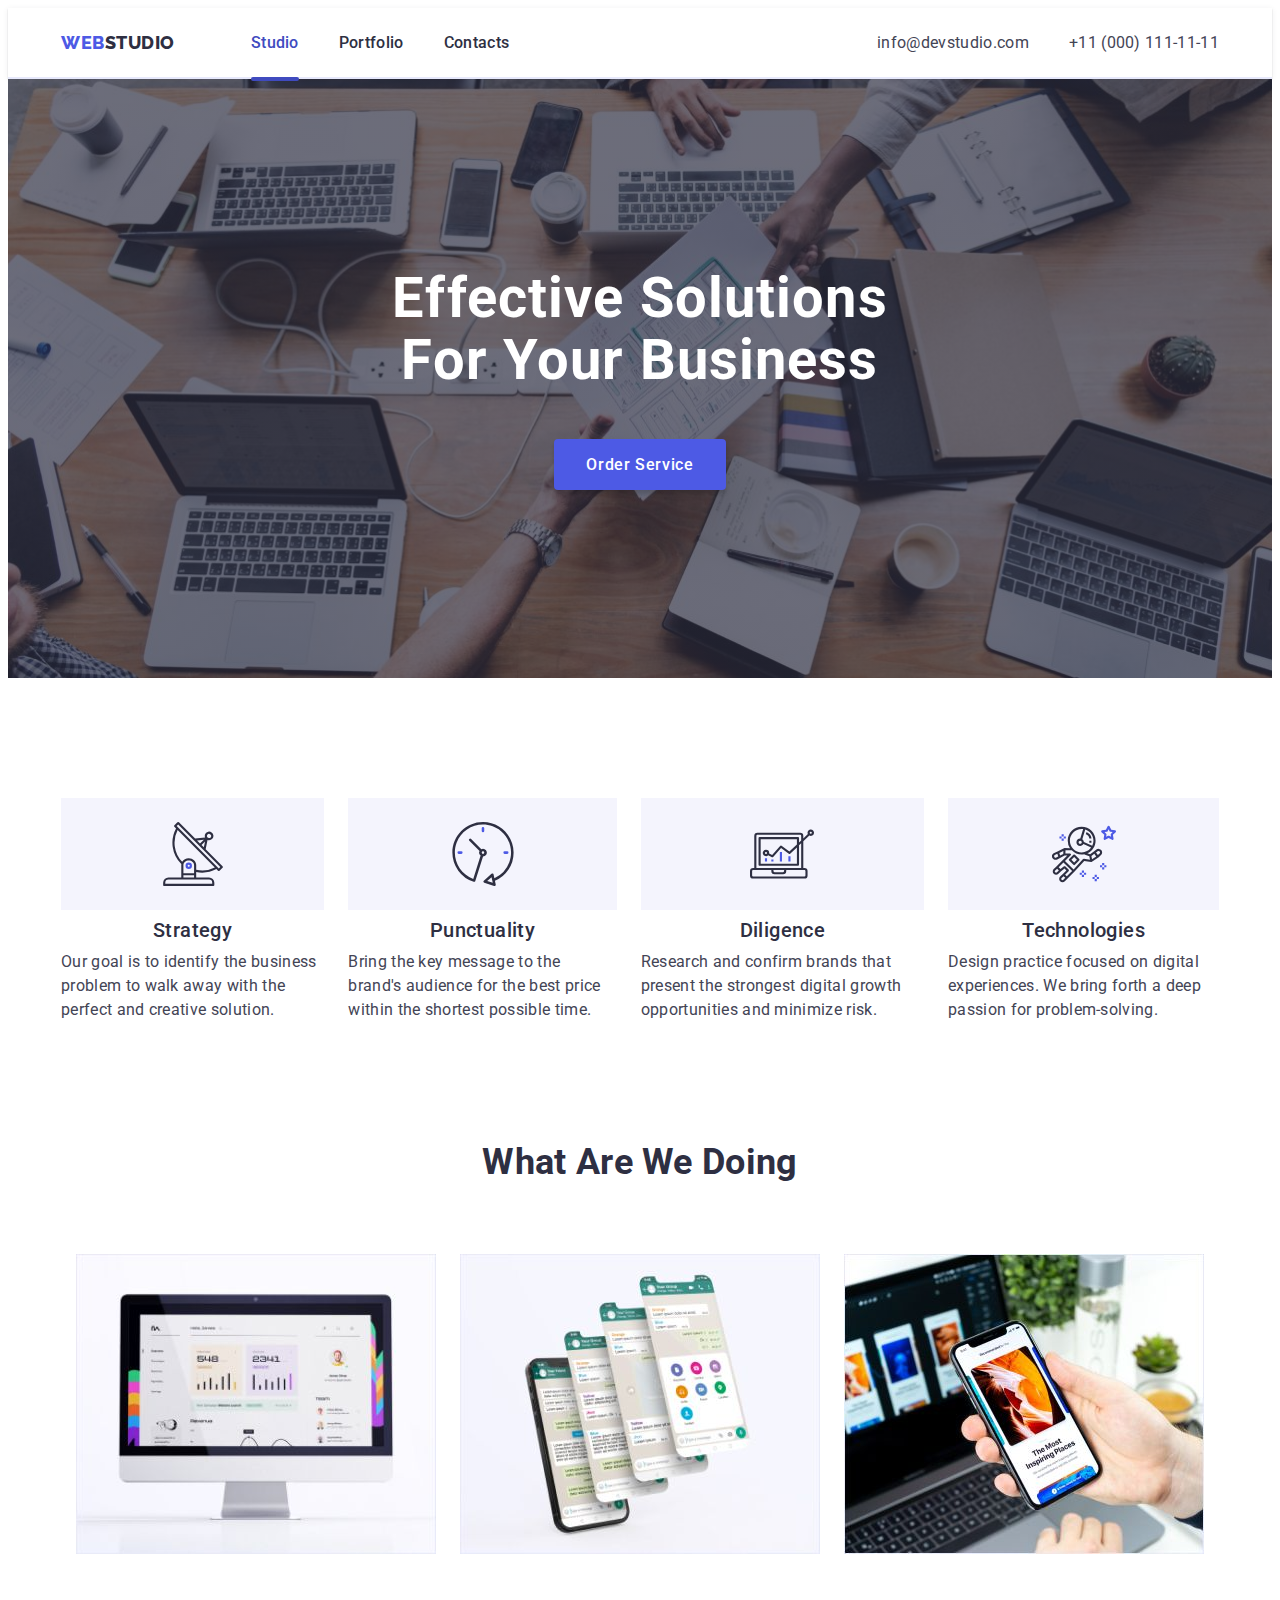
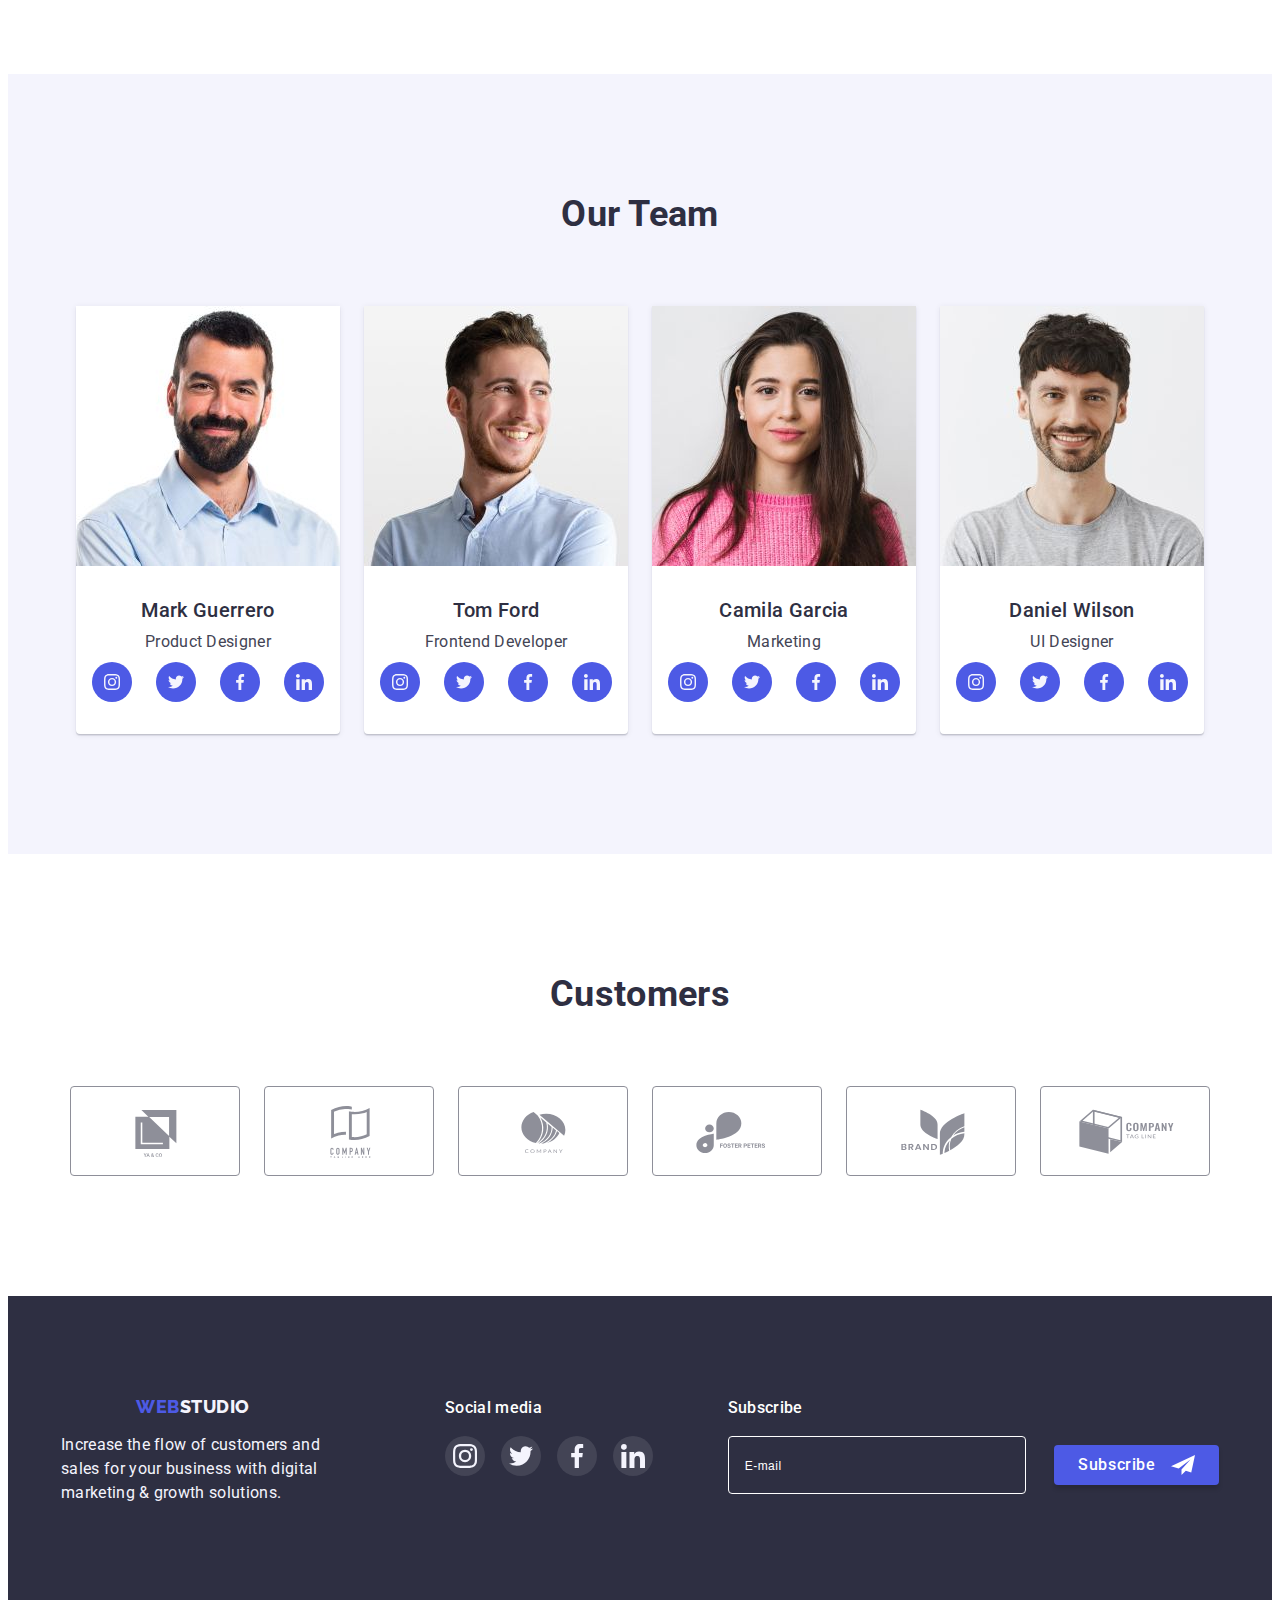
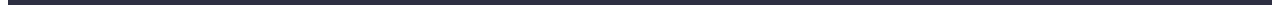
<file: index.html>
<!DOCTYPE html>
<html lang="en">
<head>
    <meta charset="UTF-8">
    <meta http-equiv="X-UA-Compatible" content="IE=edge">
    <meta name="viewport" content="width=device-width, initial-scale=1.0">
    <title>WebStudio</title>
    <link rel="preconnect" href="https://fonts.googleapis.com">
    <link rel="preconnect" href="https://fonts.gstatic.com" crossorigin>
    <link href="https://fonts.googleapis.com/css2?family=Raleway:wght@800&family=Roboto:wght@300;400;500;700&display=swap" rel="stylesheet">
    <link rel="stylesheet" href="https://cdnjs.cloudflare.com/ajax/libs/modern-normalize/1.1.0/modern-normalize.min.css" integrity="sha512-wpPYUAdjBVSE4KJnH1VR1HeZfpl1ub8YT/NKx4PuQ5NmX2tKuGu6U/JRp5y+Y8XG2tV+wKQpNHVUX03MfMFn9Q==" crossorigin="anonymous" referrerpolicy="no-referrer" />
    <link rel="stylesheet" href="./css/style.css">
</head>
<body>
<!-- Header -->
    <header class="header">
        <div class="container header-wrapper">
            <nav class="header-nav">
                <a class="nav-logo link" href="./index.html">Web<span>Studio</span></a>
                <ul class="header-nav__list list">
                    <li class="header-menu__item">
                        <a class="nav-link link active" href="./index.html">Studio</a></li>
                    <li class="header-menu__item">
                        <a class="nav-link link" href="./portfolio.html">Portfolio</a></li>
                    <li class="header-menu__item">
                        <a class="nav-link link" href="#">Contacts</a></li>
                </ul>
            </nav>
            <address class="header-address">
                <ul class="address-list list">
                    <li><a class="address-link mail link" href="mailto:info@devstudio.com">info@devstudio.com</a></li>
                    <li><a class="address-link link" href="tel:+110001111111">+11 (000) 111-11-11</a></li>
                </ul>
            </address>
            <button
                class="mobile-menu__button js-open-menu"
                type="button" aria-expanded="false">
                <svg class="mobile-menu__icon" width="32" height="22">
                    <use href="./images/icon.svg#hamburger"></use>
                </svg>
            </button>
        </div>
    </header>
    <main>
<!-- Hero -->
    <section class="hero">
        <div class="container">
            <h1 class="hero-title">Effective Solutions for Your Business</h1>
            <button type="button" class="hero-btn button pointer" data-modal-open>Order Service</button>
        </div>
    </section>
<!-- Features -->
    <section class="features">
        <div class="features-container container">
            <h2 class="hidden title">Features</h2>
            <ul class="features-list list">
                <li class="features-list__item">
                    <div class="features-list__wrap">
                        <svg class="features-list__icon"
                            width="64" height="64">
                          <use href="./images/icon.svg#antenna"></use>
                        </svg>
                    </div>
                    <h3 class="features-subtitle">Strategy</h3>
                    <p class="features-text">Our goal is to identify the business problem to walk away with the perfect and creative solution.</p>
                </li>
                <li class="features-list__item">
                    <div class="features-list__wrap">
                        <svg class="features-list__icon"
                            width="64" height="64">
                          <use href="./images/icon.svg#clock"></use>
                        </svg>
                    </div>
                    <h3 class="features-subtitle">Punctuality</h3>
                    <p class="features-text">Bring the key message to the brand's audience for the best price within the shortest possible time.</p>
                </li>
                <li class="features-list__item">
                    <div class="features-list__wrap">
                        <svg class="features-list__icon"
                            width="64" height="64">
                          <use href="./images/icon.svg#diagram"></use>
                        </svg>
                    </div>
                    <h3 class="features-subtitle">Diligence</h3>
                    <p class="features-text">Research and confirm brands that present the strongest digital growth opportunities and minimize risk.</p>
                </li>
                <li class="features-list__item">
                    <div class="features-list__wrap">
                        <svg class="features-list__icon"
                            width="64" height="64">
                          <use href="./images/icon.svg#astronaut"></use>
                        </svg>
                    </div>
                    <h3 class="features-subtitle">Technologies</h3>
                    <p class="features-text">Design practice focused on digital experiences. We bring forth a deep passion for problem-solving.</p>
                </li>
            </ul>
        </div>
    </section>
<!-- What are we doing -->
    <section class="works">
        <div class="container">
            <h2 class="works-title">What are we doing</h2>
            <ul class="works-list list">
                <li class="works-item"><img
                    srcset="./images/image1@1x.jpg 1x,
                    ./images/image1@2x.jpg 2x"
                    src="./images/image1@1x.jpg"
                    alt="PC with an open site"
                    width="360"
                    height="300">
                </li>
                <li class="works-item"><img
                    srcset="./images/image2@1x.jpg 1x,
                    ./images/image2@2x.jpg 2x"
                    src="./images/image2@1x.jpg"
                    alt="Smartphone with open application windows"
                    width="360"
                    height="300">
                </li>
                <li class="works-item"><img
                    srcset="./images/image3@1x.jpg 1x,
                    ./images/image3@2x.jpg 2x"
                    src="./images/image3@1x.jpg"
                    alt="Smartphone on the background of a laptop with one site open"
                    width="360"
                    height="300">
                </li>
            </ul>
        </div>
    </section>
<!-- Team -->
    <section class="team">
        <div class="container">
            <h2 class="team-title title">Our Team</h2>
            <ul class="team-list">
                <li class="team-list__item">
                    <img class="team-list__photo" 
                    srcset="./images/img1@1x.jpg 1x,
                    ./images/img1@2x.jpg 2x"
                    src="./images/img1@1x.jpg"
                    alt="photo Mark Guerrero"
                    width="264" height="260">
                    <div class="team-meta">
                        <h3 class="team-subtitle">Mark Guerrero</h3>
                        <p class="list-item__pos">Product Designer</p>
                        <ul class="socials">
                            <li class="social-item">
                                <a href="#" class="social-link">
                                    <svg class="social-icon" width="16" height="16">
                                      <use href="./images/icon.svg#instagram"></use>
                                    </svg>
                                </a></li>
                            <li class="social-item">
                                <a href="#" class="social-link">
                                    <svg class="social-icon" width="16" height="16">
                                      <use href="./images/icon.svg#twitter"></use>
                                    </svg>
                                </a></li>
                            <li class="social-item">
                                <a href="#" class="social-link">
                                    <svg class="social-icon" width="16" height="16">
                                      <use href="./images/icon.svg#facebook"></use>
                                    </svg>
                                </a></li>
                            <li class="social-item">
                                <a href="#" class="social-link">
                                    <svg class="social-icon" width="16" height="16">
                                      <use href="./images/icon.svg#linkedin"></use>
                                    </svg>
                                </a></li>
                        </ul>
                    </div>

                </li>
                <li class="team-list__item">
                    <img class="team-list__photo" 
                    srcset="./images/img2@1x.jpg 1x,
                    ./images/img2@2x.jpg 2x"
                    src="./images/img2@1x.jpg"
                    alt="photo Tom Ford"
                    width="264" height="260">
                    <div class="team-meta">
                        <h3 class="team-subtitle">Tom Ford</h3>
                        <p class="list-item__pos">Frontend Developer</p>
                        <ul class="socials">
                            <li class="social-item">
                                <a href="#" class="social-link">
                                    <svg class="social-icon" width="16" height="16">
                                      <use href="./images/icon.svg#instagram"></use>
                                    </svg>
                                </a></li>
                            <li class="social-item">
                                <a href="#" class="social-link">
                                    <svg class="social-icon" width="16" height="16">
                                      <use href="./images/icon.svg#twitter"></use>
                                    </svg>
                                </a></li>
                            <li class="social-item">
                                <a href="#" class="social-link">
                                    <svg class="social-icon" width="16" height="16">
                                      <use href="./images/icon.svg#facebook"></use>
                                    </svg>
                                </a></li>
                            <li class="social-item">
                                <a href="#" class="social-link">
                                    <svg class="social-icon" width="16" height="16">
                                      <use href="./images/icon.svg#linkedin"></use>
                                    </svg>
                                </a></li>
                        </ul>
                    </div>
                </li>
                <li class="team-list__item">
                    <img class="team-list__photo" 
                    srcset="./images/img3@1x.jpg 1x,
                    ./images/img3@2x.jpg 2x"
                    src="./images/img3@1x.jpg"
                    alt="photo Camila Garcia"
                    width="264" height="260">
                    <div class="team-meta">
                        <h3 class="team-subtitle">Camila Garcia</h3>
                        <p class="list-item__pos">Marketing</p>
                        <ul class="socials">
                            <li class="social-item">
                                <a href="#" class="social-link">
                                    <svg class="social-icon" width="16" height="16">
                                      <use href="./images/icon.svg#instagram"></use>
                                    </svg>
                                </a></li>
                            <li class="social-item">
                                <a href="#" class="social-link">
                                    <svg class="social-icon" width="16" height="16">
                                      <use href="./images/icon.svg#twitter"></use>
                                    </svg>
                                </a></li>
                            <li class="social-item">
                                <a href="#" class="social-link">
                                    <svg class="social-icon" width="16" height="16">
                                      <use href="./images/icon.svg#facebook"></use>
                                    </svg>
                                </a></li>
                            <li class="social-item">
                                <a href="#" class="social-link">
                                    <svg class="social-icon" width="16" height="16">
                                      <use href="./images/icon.svg#linkedin"></use>
                                    </svg>
                                </a></li>
                        </ul>
                    </div>
                </li>
                <li class="team-list__item">
                    <img class="team-list__photo" 
                    srcset="./images/img4@1x.jpg 1x,
                    ./images/img4@2x.jpg 2x"
                    src="./images/img4@1x.jpg"
                    alt="photo Daniel Wilson"
                    width="264" height="260">
                    <div class="team-meta">
                        <h3 class="team-subtitle">Daniel Wilson</h3>
                        <p class="list-item__pos">UI Designer</p>
                        <ul class="socials">
                            <li class="social-item">
                                <a href="#" class="social-link">
                                    <svg class="social-icon" width="16" height="16">
                                      <use href="./images/icon.svg#instagram"></use>
                                    </svg>
                                </a></li>
                            <li class="social-item">
                                <a href="#" class="social-link">
                                    <svg class="social-icon" width="16" height="16">
                                      <use href="./images/icon.svg#twitter"></use>
                                    </svg>
                                </a></li>
                            <li class="social-item">
                                <a href="#" class="social-link">
                                    <svg class="social-icon" width="16" height="16">
                                      <use href="./images/icon.svg#facebook"></use>
                                    </svg>
                                </a></li>
                            <li class="social-item">
                                <a href="#" class="social-link">
                                    <svg class="social-icon" width="16" height="16">
                                      <use href="./images/icon.svg#linkedin"></use>
                                    </svg>
                                </a></li>
                        </ul>
                    </div>
                </li>
            </ul>
        </div>
    </section>
<!-- Customers -->
    <section class="customers">
        <div class="customers-container container">
            <h2 class="customers-title">Customers</h2>
            <ul class="customers-list">
                <li class="customers-list__item">
                    <a class="customers-list__link" href="#">
                        <svg class="customers-list__icon"
                        width="104" height="56">
                        <use href="./images/icon.svg#logo1"></use>
                        </svg>
                    </a>
                </li>
                <li class="customers-list__item">
                    <a class="customers-list__link" href="#">
                        <svg class="customers-list__icon"
                        width="104" height="56">
                        <use href="./images/icon.svg#logo2"></use>
                        </svg>
                    </a>
                </li>
                <li class="customers-list__item">
                    <a class="customers-list__link" href="#">
                        <svg class="customers-list__icon"
                        width="104" height="56">
                        <use href="./images/icon.svg#logo3"></use>
                        </svg>
                    </a>
                </li>
                <li class="customers-list__item">
                    <a class="customers-list__link" href="#">
                        <svg class="customers-list__icon"
                        width="104" height="56">
                        <use href="./images/icon.svg#logo4"></use>
                        </svg>
                    </a>
                </li>
                <li class="customers-list__item">
                    <a class="customers-list__link" href="#">
                        <svg class="customers-list__icon"
                        width="104" height="56">
                        <use href="./images/icon.svg#logo5"></use>
                        </svg>
                    </a>
                </li>
                <li class="customers-list__item">
                    <a class="customers-list__link" href="#">
                        <svg class="customers-list__icon"
                        width="104" height="56">
                        <use href="./images/icon.svg#logo6"></use>
                        </svg>
                    </a>
                </li>
            </ul>
        </div>
    </section>
    </main>
<!-- Footer -->
    <footer class="footer">
        <div class="container">
            <div class="footer-descr">
                <a class="footer-logo link" href="./index.html">Web<span>Studio</span></a>
                <p class="footer-text">Increase the flow of customers and sales for your business with digital marketing & growth solutions.</p>
            </div>
            <div class="social-media">
                <p class="social-media__text">Social media</p>
                <ul class="footer-socials">
                    <li class="footer-social__item">
                        <a href="#" class="footer-social__link">
                            <svg class="footer-social__icon" width="24" height="24">
                              <use href="./images/icon.svg#instagram"></use>
                            </svg>
                        </a></li>
                    <li class="footer-social__item">
                        <a href="#" class="footer-social__link">
                            <svg class="footer-social__icon" width="24" height="24">
                              <use href="./images/icon.svg#twitter"></use>
                            </svg>
                        </a></li>
                    <li class="footer-social__item">
                        <a href="#" class="footer-social__link">
                            <svg class="footer-social__icon" width="24" height="24">
                              <use href="./images/icon.svg#facebook"></use>
                            </svg>
                        </a></li>
                    <li class="footer-social__item">
                        <a href="#" class="footer-social__link">
                            <svg class="footer-social__icon" width="24" height="24">
                              <use href="./images/icon.svg#linkedin"></use>
                            </svg>
                        </a></li>
                </ul>
            </div>
            <form  class="footer-form">
                <p class="footer-form__caption">Subscribe</p>                
                <input class="footer-form__field" type="email"
                    name="email" placeholder="E-mail">
                <button class="footer-form__button pointer" type="submit">Subscribe
                    <svg class="footer-form__icon" width="24" height="24">
                        <use href="./images/icon.svg#plane"></use>
                      </svg>
                </button>
            </form>
        </div>
    </footer>
<!-- Modal window -->
    <div class="backdrop is-hidden" data-modal>
        <div class="modal">
            <button class="modal-btn pointer" type="button" data-modal-close>
                <svg class="modal-close__icon" width="8" height="8">
                  <use href="./images/icon.svg#close"></use>
                </svg>
            </button>
            <p class="modal-form__caption">
                Leave your contacts and we will call you back</p>
            <form class="modal-form" name="contact_form">
                <label class="modal-form__label">
                    Name
                </label>
                    <div class="modal-form__group">
                        <input class="modal-form__field" type="text" id="name" name="name">
                        <svg class="modal-form__icon" width="18" height="18">
                          <use href="./images/icon.svg#person"></use>
                        </svg>
                    </div>                
                <label class="modal-form__label">
                    Phone
                </label>
                    <div class="modal-form__group">
                        <input class="modal-form__field" type="tel" id="phone" name="phone">
                        <svg class="modal-form__icon" width="18" height="24">
                          <use href="./images/icon.svg#phone"></use>
                        </svg>
                    </div>                
                <label class="modal-form__label">
                    Email
                </label>
                    <div class="modal-form__group">
                        <input class="modal-form__field" type="email" id="email" name="email">
                        <svg class="modal-form__icon" width="18" height="24">
                          <use href="./images/icon.svg#email"></use>
                        </svg>
                    </div>                
                <label class="modal-form__label" for="comment">
                    Comment
                </label>
                <textarea class="modal-form__text"
                    name="comment" id="comment"
                    placeholder="Text input">
                </textarea>
                <label class="modal-form__agree">
                    <input class="modal-form__checkbox hidden" type="checkbox">
                    <svg class="modal-form__custom-checkbox" width="16" height="16">
                      <use class="uncheked" href="./images/icon.svg#default"></use>
                      <use class="checked" href="./images/icon.svg#click"></use>
                    </svg>
                    <span class="modal-form__agree-text">
                        I accept the terms and conditions of the
                        <a class="modal-form__agree-link" href="#">Privacy Policy</a>
                    </span>
                </label>
                <button class="modal-form__button pointer" type="submit">Send</button>
            </form>
        </div>
    </div>
<!-- Mobile menu -->
    <div class="mobile-menu js-menu-container">
        <!-- Mobile button -->
        <button type="button"
        class="modal-close modal-close-menu js-close-menu">
          <svg class="modal-close-ico" width="8" height="8">
            <use href="./images/icon.svg#close"></use>
          </svg>
        </button>
        <!-- Mobile menu list -->
        <ul class="mobile-menu__item-flex">
          <li class="mobile-menu__item list">
            <a class="mobile-menu__link link" href="./index.html">Studio</a>
          </li>
          <li class="mobile-menu__item list">
            <a class="mobile-menu__link link" href="./portfolio.html">Portfolio</a>
          </li>
          <li class="mobile-menu__item list">
            <a class="mobile-menu__link active link" href="#">Contacts</a>
          </li>
        </ul>
        <div>
          <ul class="mobile-menu__adress-flex">
            <li class="mobile-menu__adress-contact list">
              <a class="mobile-menu__contact-phone link"
                href="tel:+110001111111">+11 (000) 111-11-11</a>
            </li>
            <li class="mobile-menu__adress-contact list">
              <a class="mobile-menu__contact-email link"
                href="mailto:info@devstudio.com">info@devstudio.com</a>
            </li>
          </ul>
          <!-- Mobile menu media -->
          <ul class="mob-menu__socials">
            <li class="social-item">
                <a href="#" class="mob-menu__social-link">
                    <svg class="social-icon" width="24" height="24">
                      <use href="./images/icon.svg#instagram"></use>
                    </svg>
                </a></li>
            <li class="social-item">
                <a href="#" class="mob-menu__social-link">
                    <svg class="social-icon" width="24" height="24">
                      <use href="./images/icon.svg#twitter"></use>
                    </svg>
                </a></li>
            <li class="social-item">
                <a href="#" class="mob-menu__social-link">
                    <svg class="social-icon" width="24" height="24">
                      <use href="./images/icon.svg#facebook"></use>
                    </svg>
                </a></li>
            <li class="social-item">
                <a href="#" class="mob-menu__social-link">
                    <svg class="social-icon" width="24" height="24">
                      <use href="./images/icon.svg#linkedin"></use>
                    </svg>
                </a>
            </li>
        </ul>
        </div>
      </div>
    <script src="./js/modal.js"></script>
    <script src="./js/mobile-menu.js"></script>
</body>
</html>
</file>
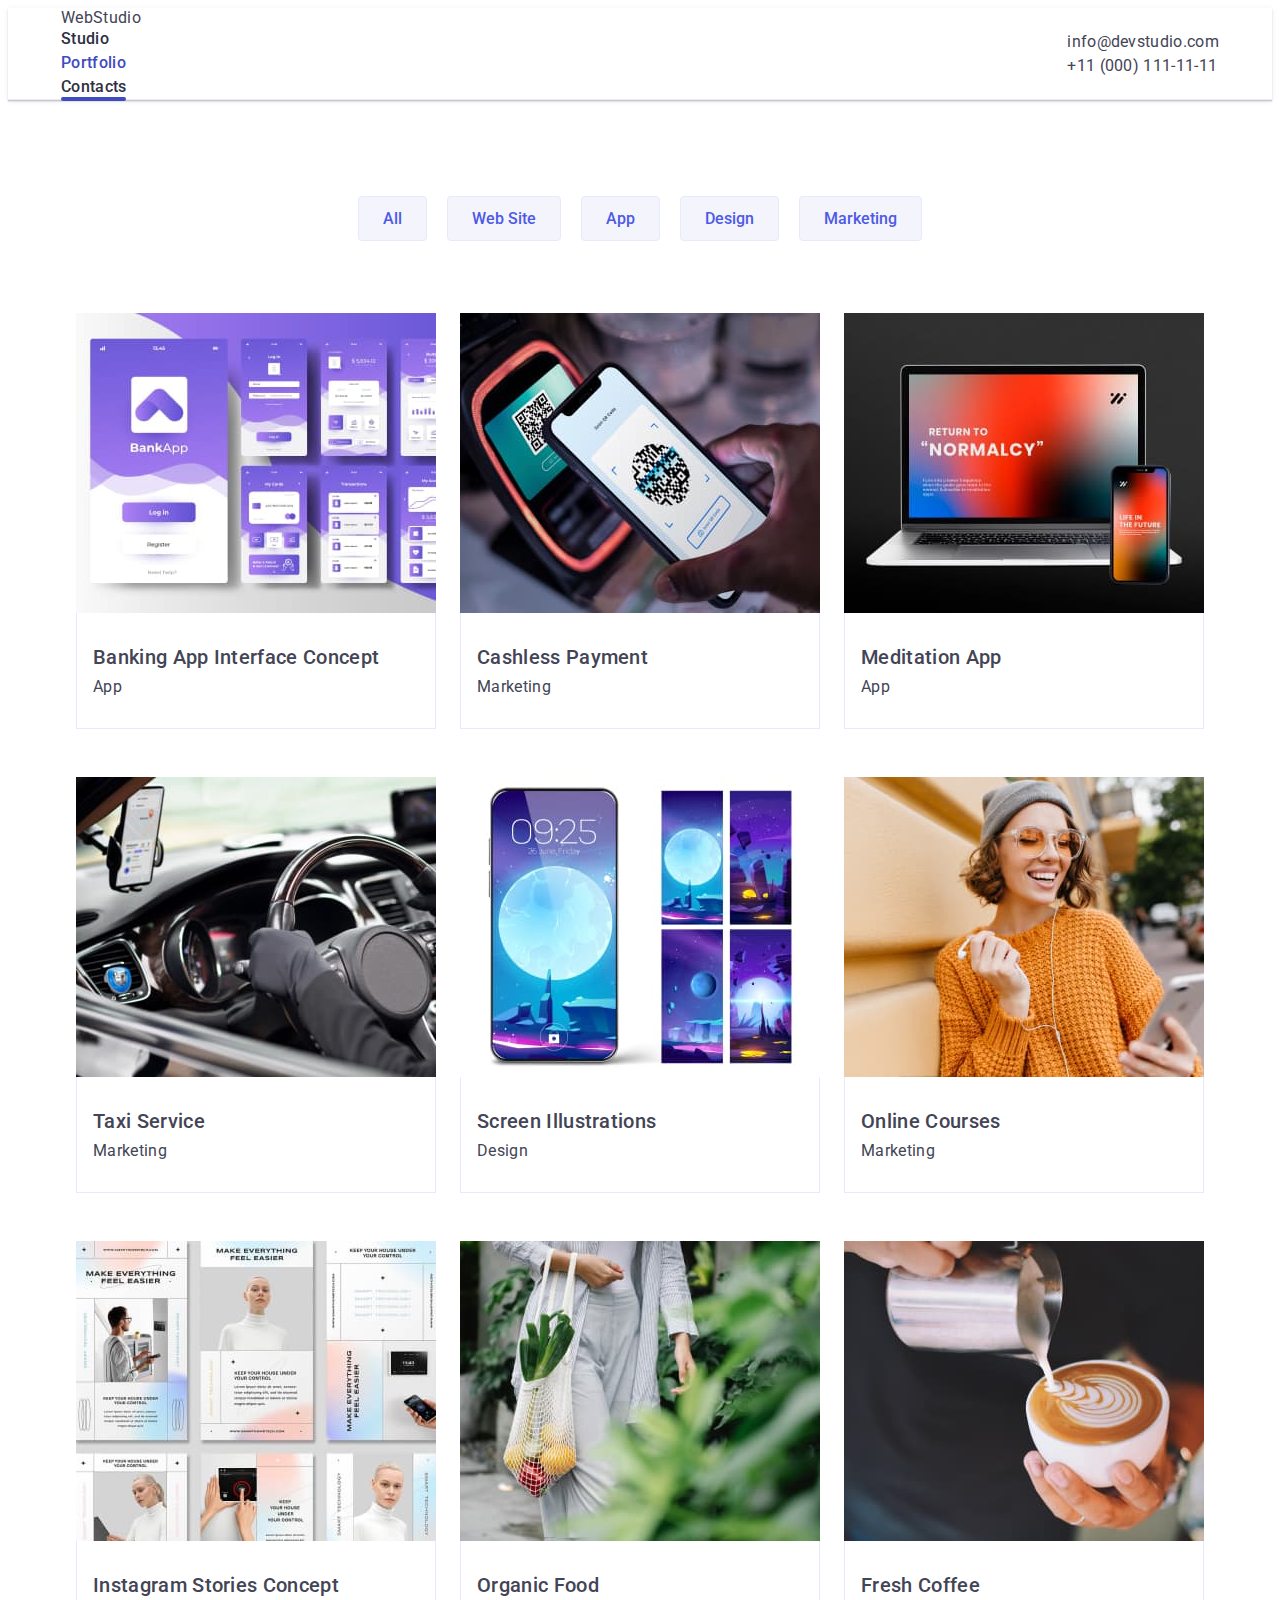
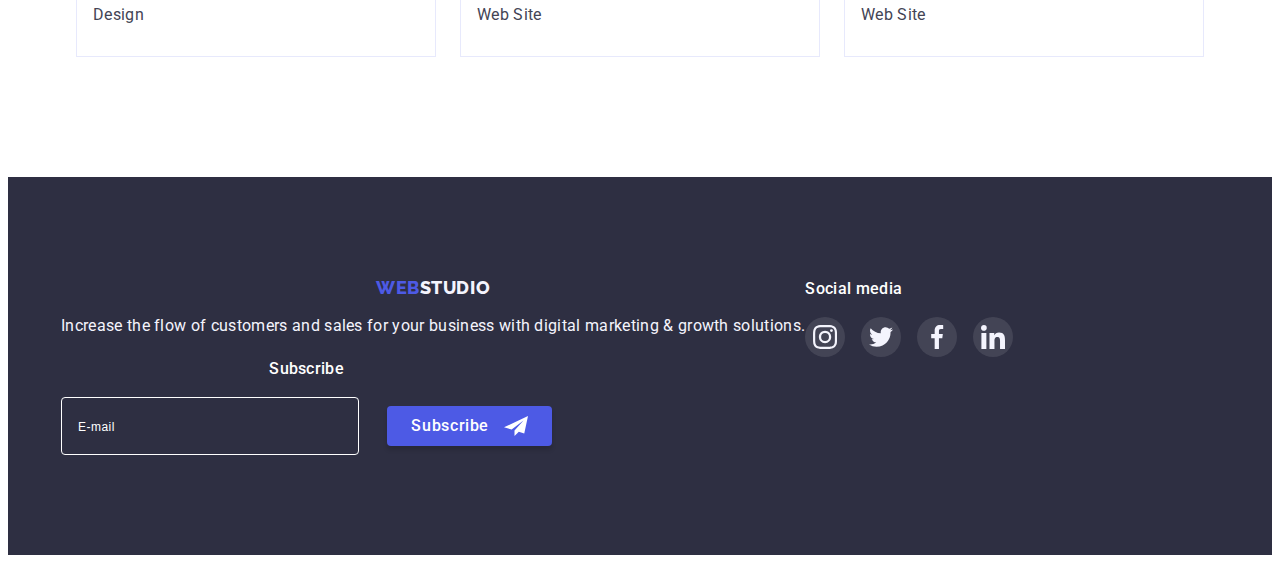
<file: portfolio.html>
<!DOCTYPE html>
<html lang="uk">
<head>
    <meta charset="UTF-8">
    <meta http-equiv="X-UA-Compatible" content="IE=edge">
    <meta name="viewport" content="width=device-width, initial-scale=1.0">
    <title>Portfolio</title>
    <link rel="preconnect" href="https://fonts.googleapis.com">
    <link rel="preconnect" href="https://fonts.gstatic.com" crossorigin>
    <link href="https://fonts.googleapis.com/css2?family=Raleway:wght@800&family=Roboto:wght@300;400;500;700&display=swap" rel="stylesheet">
    <link rel="stylesheet" href="https://cdnjs.cloudflare.com/ajax/libs/modern-normalize/1.1.0/modern-normalize.min.css" integrity="sha512-wpPYUAdjBVSE4KJnH1VR1HeZfpl1ub8YT/NKx4PuQ5NmX2tKuGu6U/JRp5y+Y8XG2tV+wKQpNHVUX03MfMFn9Q==" crossorigin="anonymous" referrerpolicy="no-referrer" />
    <link rel="stylesheet" href="./css/style.css">
</head>
<body>
<!--Header-->
    <header class="header">
        <div class="container header-wrapper">
            <nav>
                <a class="current link" href="./index.html">Web<span>Studio</span></a>
                <ul class="header-list list">
                    <li class="header-menu__item">
                        <a class="nav-link link" href="./index.html">Studio</a></li>
                    <li class="header-menu__item">
                        <a class="nav-link link active" href="./portfolio.html">Portfolio</a></li>
                    <li class="header-menu__item">
                        <a class="nav-link link" href="#">Contacts</a></li>
                </ul>
            </nav>
            <address>
                <ul class="adress-list list">
                    <li class="adress-list__item"><a class="address-link mail link" href="mailto:info@devstudio.com">info@devstudio.com</a></li>
                    <li class="adress-list__item"><a class="address-link link" href="tel:+110001111111">+11 (000) 111-11-11</a></li>
                </ul>
            </address>
        </div>
    </header>
    <main class="portfolio">
            <div class="container">
                <h1 class="hidden">Portfolio</h1>
                <!--Filtr buttons-->
                <ul class="list-btn list">
                    <li>
                        <button class="filtr-btn pointer" type="button">All</button>
                    </li>
                    <li>
                        <button class="filtr-btn pointer" type="button">Web Site</button>
                    </li>
                    <li>
                        <button class="filtr-btn pointer" type="button">App</button>
                    </li>
                    <li>
                        <button class="filtr-btn pointer" type="button">Design</button>
                    </li>
                    <li>
                        <button class="filtr-btn pointer" type="button">Marketing</button>
                    </li>
                </ul>
                <!--Cards-->
                <ul class="cards-list list">
                    <li class="cards-list__item">
                        <a class="cards-link link" href="#">
                            <div class="cards-link__thumb">
                                <img class="list-pic" src="./images/card1.jpg"
                                alt="Banking App Interface"
                                width="360" height="300">
                                <div class="overlay">
                                    <p class="cards-link__content">14 Stylish and User-Friendly App Design Concepts · Task Manager App · Calorie Tracker App · Exotic Fruit Ecommerce App · Cloud Storage App</p>
                                </div>
                            </div>
                            <div class="cards-meta">
                                <h2 class="cards-subtitle subtitle">Banking App Interface Concept</h2>
                                <p class="cards-desc">App</p>
                            </div>
                        </a>
                    </li>
                    <li class="cards-list__item">
                        <a class="cards-link link" href="#">
                            <div class="cards-link__thumb">
                                <img class="list-pic" src="./images/card2.jpg"
                                alt="Cashless Payment"
                                width="360" height="300">
                                <div class="overlay">
                                    <p class="cards-link__content">14 Stylish and User-Friendly App Design Concepts · Task Manager App · Calorie Tracker App · Exotic Fruit Ecommerce App · Cloud Storage App</p>
                                </div>
                            </div>
                            <div class="cards-meta">
                                <h2 class="cards-subtitle subtitle">Cashless Payment</h2>
                                <p class="cards-desc">Marketing</p>
                            </div>
                        </a>
                    </li>
                    <li class="cards-list__item">
                        <a class="cards-link link" href="#">
                            <div class="cards-link__thumb">
                                <img class="list-pic" src="./images/card3.jpg"
                                alt="Laptop and phone with app open"
                                width="360" height="300">
                                <div class="overlay">
                                    <p class="cards-link__content">14 Stylish and User-Friendly App Design Concepts · Task Manager App · Calorie Tracker App · Exotic Fruit Ecommerce App · Cloud Storage App</p>
                                </div>
                            </div>
                            <div class="cards-meta">
                                <h2 class="cards-subtitle subtitle">Meditation App</h2>
                                <p class="cards-desc">App</p>
                            </div>
                        </a>
                    </li>
                    <li class="cards-list__item">
                        <a class="cards-link link" href="#">
                            <div class="cards-link__thumb">
                                <img class="list-pic" src="./images/card4.jpg"
                                alt="Taxi driver with app open"
                                width="360" height="300">
                                <div class="overlay">
                                    <p class="cards-link__content">14 Stylish and User-Friendly App Design Concepts · Task Manager App · Calorie Tracker App · Exotic Fruit Ecommerce App · Cloud Storage App</p>
                                </div>
                            </div>
                            <div class="cards-meta">
                                <h2 class="cards-subtitle subtitle">Taxi Service</h2>
                                <p class="cards-desc">Marketing</p>
                            </div>
                        </a>
                    </li>
                    <li class="cards-list__item">
                        <a class="cards-link link" href="#">
                            <div class="cards-link__thumb">
                                <img class="list-pic" src="./images/card5.jpg"
                                alt="Phone with screen illustrations"
                                width="360" height="300">
                                <div class="overlay">
                                    <p class="cards-link__content">14 Stylish and User-Friendly App Design Concepts · Task Manager App · Calorie Tracker App · Exotic Fruit Ecommerce App · Cloud Storage App</p>
                                </div>
                            </div>
                            <div class="cards-meta">
                                <h2 class="cards-subtitle subtitle">Screen Illustrations</h2>
                                <p class="cards-desc">Design</p>
                            </div>
                        </a>
                    </li>
                    <li class="cards-list__item">
                        <a class="cards-link link" href="#">
                            <div class="cards-link__thumb">
                                <img class="list-pic" src="./images/card6.jpg"
                                alt="happy girl looking at the phone"
                                width="360" height="300">
                                <div class="overlay">
                                    <p class="cards-link__content">14 Stylish and User-Friendly App Design Concepts · Task Manager App · Calorie Tracker App · Exotic Fruit Ecommerce App · Cloud Storage App</p>
                                </div>
                            </div>
                            <div class="cards-meta">
                                <h2 class="cards-subtitle subtitle">Online Courses</h2>
                                <p class="cards-desc">Marketing</p>
                            </div>
                        </a>
                    </li>
                    <li class="cards-list__item">
                        <a class="cards-link link" href="#">
                            <div class="cards-link__thumb">
                                <img class="list-pic" src="./images/card7.jpg"
                                alt="Instagram stories"
                                width="360" height="300">
                                <div class="overlay">
                                    <p class="cards-link__content">14 Stylish and User-Friendly App Design Concepts · Task Manager App · Calorie Tracker App · Exotic Fruit Ecommerce App · Cloud Storage App</p>
                                </div>
                            </div>
                            <div class="cards-meta">
                                <h2 class="cards-subtitle subtitle">Instagram Stories Concept</h2>
                                <p class="cards-desc">Design</p>
                            </div>
                        </a>
                    </li>
                    <li class="cards-list__item">
                        <a class="cards-link link" href="#">
                            <div class="cards-link__thumb">
                                <img class="list-pic" src="./images/card8.jpg"
                                alt="Girl carrying organic food"
                                width="360" height="300">
                                <div class="overlay">
                                    <p class="cards-link__content">14 Stylish and User-Friendly App Design Concepts · Task Manager App · Calorie Tracker App · Exotic Fruit Ecommerce App · Cloud Storage App</p>
                                </div>
                            </div>
                            <div class="cards-meta">
                                <h2 class="cards-subtitle subtitle">Organic Food</h2>
                                <p class="cards-desc">Web Site</p>
                            </div>
                        </a>
                    </li>
                    <li class="cards-list__item">
                        <a class="cards-link link" href="#">
                            <div class="cards-link__thumb">
                                <img class="list-pic" src="./images/card9.jpg"
                                alt="Barista pours coffee"
                                width="360" height="300">
                                <div class="overlay">
                                    <p class="cards-link__content">14 Stylish and User-Friendly App Design Concepts · Task Manager App · Calorie Tracker App · Exotic Fruit Ecommerce App · Cloud Storage App</p>
                                </div>
                            </div>
                            <div class="cards-meta">
                                <h2 class="cards-subtitle subtitle">Fresh Coffee</h2>
                                <p class="cards-desc">Web Site</p>
                            </div>
                        </a>
                    </li>
                </ul>
            </div>
    </main>
<!--Footer-->
<footer class="footer">
    <div class="container">
        <div class="footer-container">
            <a class="footer-logo link" href="./index.html">Web<span>Studio</span></a>
            <p class="footer-text">Increase the flow of customers and sales for your business with digital marketing & growth solutions.</p>
        </div>
        <div class="social-media">
            <p class="social-media__text">Social media</p>
            <ul class="footer-socials">
                <li class="footer-social__item">
                    <a href="#" class="footer-social__link">
                        <svg class="footer-social__icon" width="24" height="24">
                          <use href="./images/icon.svg#instagram"></use>
                        </svg>
                    </a></li>
                <li class="footer-social__item">
                    <a href="#" class="footer-social__link">
                        <svg class="footer-social__icon" width="24" height="24">
                          <use href="./images/icon.svg#twitter"></use>
                        </svg>
                    </a></li>
                <li class="footer-social__item">
                    <a href="#" class="footer-social__link">
                        <svg class="footer-social__icon" width="24" height="24">
                          <use href="./images/icon.svg#facebook"></use>
                        </svg>
                    </a></li>
                <li class="footer-social__item">
                    <a href="#" class="footer-social__link">
                        <svg class="footer-social__icon" width="24" height="24">
                          <use href="./images/icon.svg#linkedin"></use>
                        </svg>
                    </a></li>
            </ul>
        </div>
        <div class="footer-subscribe">
            <p class="footer-form__caption">Subscribe</p>
            <form  class="footer-form">
                <input class="footer-form__field" type="email"
                name="email" placeholder="E-mail">
                <button class="footer-form__button" type="submit">Subscribe
                    <svg class="footer-form__icon" width="24" height="24">
                        <use href="./images/icon.svg#plane"></use>
                      </svg>
                </button>
            </form>
        </div>
    </div>
</footer>
</body>
</html>
</file>
<file: css/style.css>
:root {
--color-iris: #4d5ae5;
--color-ocean: #404bbf;
--color-navy-blue: #2e2f42;
--color-green: #31d0aa;
--color-slate: #434455;
--color-light-slate: #8e8f99;
--color-cornflower: #e7e9fc;
--color-cloud: #f4f4fd;
--color-navy-blue-modal: #2e2f42;
--color-grey: #2e2f42;
--color-white: #ffffff;
--color-dairy: #fcfcfc;
--currentcolor: #8e8f99;

--animation: 250ms cubic-bezier(0.4, 0, 0.2, 1);
}

h1,h2,h3,h4,h5,h6,p {
    margin: 0;
}

ul, ol {
    margin: 0;
    padding-left: 0;
    list-style: none;
}

img {
    display: block;
    max-width: 100%;
    height: auto;
}

a {
   text-decoration: none;
   color: inherit; 
}

button {
    padding: 0;
    border: none;
    background-color: transparent;
    font: inherit;
}

body {
    background-color: var(--color-white);
	font-family: 'Roboto', sans-serif;
	letter-spacing: 0.02em;
    color: var(--color-slate);
}

section {
    padding-top: 96px;
    padding-bottom: 96px;
}
@media screen and (min-width: 1200px) {
    section {
        padding-top: 120px;
        padding-bottom: 120px;
    }
}

.container {
    min-width: 320px;
    max-width: 428px;
    margin: 0 auto;
    padding: 0 16px;
}
@media screen and (min-width: 768px) {
    .container {
        max-width: 736px;
    }
}

@media screen and (min-width: 1200px) {
    .container {
        max-width: 1158px;
        padding: 0 15px;
    }
}

.title {
    font-size: 36px;
    line-height: calc(40/36);
    text-transform: capitalize;
    color: var(--color-navy-blue);
}


/* --- Header --- */

.header {
    border-bottom: 1px solid var(--color-cornflower);
    box-shadow: 0px 2px 1px rgba(46, 47, 66, 0.08), 0px 1px 1px rgba(46, 47, 66, 0.16), 0px 1px 6px rgba(46, 47, 66, 0.08);
}
@media screen and (max-width: 767px) {
    .header {
    padding: 24px 0;
    }
}

.header-wrapper {
    display: flex;
    align-items: center;
    justify-content: space-between;  
}

.header-nav {
}
@media screen and (min-width: 768px) {
    .header-nav {
        display: flex;
        gap: 120px;
        align-items: center;
    }
}
@media screen and (min-width: 1200px) {
    .header-nav {
        gap: 76px;
    }
}

.nav-logo {
    padding: 24px 0;
    font-family: 'Raleway';
    font-style: normal;
    font-weight: 800;
    font-size: 18px;
    line-height: calc(21 / 18);
    letter-spacing: 0.03em;
    text-transform: uppercase;
    color: var(--color-iris);
}

.nav-logo span {
    color: var(--color-navy-blue)
}

.header-nav__list {
}
@media screen and (max-width: 767px) {
    .header-nav__list {
    display: none;
    }
}
@media screen and (min-width: 768px) {
    .header-nav__list {
        display: flex;
        gap: 40px;
    }
} 

.nav-link {
    font-weight: 500;
    font-size: 16px;
    line-height: calc(24/16);
    color: var(--color-navy-blue);
    padding: 28px 0;
    transition: color var(--animation);
}

.active {
    position: relative;
}
@media screen and (min-width: 768px) {
    .active::after {
        content: "";
        position: absolute;
        bottom: -1px;
        left: 0;
        width: 100%;
        height: 4px;
        border-radius: 2px;
        background-color: var(--color-ocean);
    }
}


.header-address {
    margin-left: auto;
}
@media screen and (max-width: 767px) {
    .header-address {
        display: none;
    }
}

.address-list {
    display: flex;
    flex-direction: column;
    gap: 4px;
}
@media screen and (min-width: 1200px) {
    .address-list {
        flex-direction: row;
        gap: 40px;
    }
}

.address-link {
    padding: 28px 0;
    margin-left: auto;
    font-style: normal;
    font-weight: 400;
    font-size: 16px;
    line-height: calc(24/16);
    transition: color var(--animation);  
}

.nav-link:hover,
.nav-link:focus,
.nav-link.active,
.address-link:hover,
.address-link:focus {
    color: var(--color-ocean);
}

/* --- button --- */

.mobile-menu__button {
}
@media screen and (min-width: 768px) {
    .mobile-menu__button {
        display: none;
    }
}

.mobile-menu__icon {
    stroke: var(--color-navy-blue);
}


/* --- Hero --- */

.hero {
    min-width: 320px;
    max-width: 1440px;
    margin: 0 auto;
    text-align: center;
    padding: 112px 0;
    border-top: 1px solid var(--color-cornflower);
    background-color: var(--color-grey);
    background-size: cover;
    background-position: center;
    background-repeat: no-repeat;
    background-image: linear-gradient( 
    rgba(46, 47, 66, 0.7), 
    rgba(46, 47, 66, 0.7) ), 
    url(../images/hero_mob@1x.jpg);
}
@media (min-device-pixel-ratio: 2),
    (min-resolution: 192dpi),
    (min-resolution: 2dppx) {
    .hero {
    background-image: linear-gradient( 
        rgba(46, 47, 66, 0.7), 
        rgba(46, 47, 66, 0.7) ), 
        url(../images/hero_mob@2x.jpg);
    }
}
@media screen and (min-width: 429px) {
    .hero {
        background-image: linear-gradient( 
        rgba(46, 47, 66, 0.7), 
        rgba(46, 47, 66, 0.7) ), 
        url(../images/hero_tab@1x.jpg);
    }
    @media (min-device-pixel-ratio: 2),
    (min-resolution: 192dpi),
    (min-resolution: 2dppx) {
    .hero {
    background-image: linear-gradient( 
        rgba(46, 47, 66, 0.7), 
        rgba(46, 47, 66, 0.7) ), 
        url(../images/hero_tab@2x.jpg);
    }
} 
}
@media screen and (min-width: 769px) {
    .hero {
        background-image: linear-gradient( 
        rgba(46, 47, 66, 0.7), 
        rgba(46, 47, 66, 0.7) ), 
        url(../images/hero_desc@1x.jpg);
    }
    @media (min-device-pixel-ratio: 2),
    (min-resolution: 192dpi),
    (min-resolution: 2dppx) {
    .hero {
    background-image: linear-gradient( 
        rgba(46, 47, 66, 0.7), 
        rgba(46, 47, 66, 0.7) ), 
        url(../images/hero_desc@2x.jpg);
    }
}  
}
@media screen and (min-width: 1200px) {
    .hero {
        padding: 188px 0;
    }
}

.hero-title {
    color: var(--color-white);
    text-align: center;
    font-weight: 700;
    font-size: 36px;
    line-height: calc(40 / 36);
    letter-spacing: 0.02em;
    text-transform: capitalize;
    max-width: 319px;
    margin: 0 auto;
    margin-bottom: 72px;
}
@media screen and (min-width: 768px) {
    .hero-title {
        max-width: 496px;
        margin: 0 auto;
        color: var(--color-white);
        margin-bottom: 36px;
        font-size: 56px;
        line-height: calc(60 \ 56);
    }
}
@media screen and (min-width: 1200px) {
    .hero-title {
        margin-bottom: 48px;
    }
}

.hero-btn {
    display: block;
    margin: 0 auto;
    padding: 16px 32px;
    gap: 10px;
    box-shadow: 0px 4px 4px rgba(0, 0, 0, 0.15);
    border-radius: 4px;
    background-color: var(--color-iris);
    font-weight: 500;
    font-size: 16px;
    letter-spacing: 0.04em;
    color: var(--color-white);
    transition: background-color var(--animation);
}

.hero-btn:hover,
.hero-btn:focus {
    background-color: var(--color-ocean);
}

.pointer {
    cursor: pointer;
}


/* --- Features --- */

.hidden {
    position: absolute;
    width: 1px;
    height: 1px;
    margin: -1px;
    border: 0;
    padding: 0;
    white-space: nowrap;
    clip-path: inset(100%);
    clip: rect(0 0 0 0);
    overflow: hidden;
  }

.features-list {
}
@media screen and (min-width: 768px) {
    .features-list {
        display: flex;
        flex-wrap: wrap;
        column-gap: 24px;
        row-gap: 72px;
    }
    .features-container {
        padding: 0;
    }
}
@media screen and (min-width: 1200px) {
    .features-list {
        flex-wrap: nowrap;
    }
}

.features-list__item {
}
@media screen and (max-width: 767px) {
    .features-list__item:not(:last-child) {
        margin: 0 auto;
        margin-bottom: 72px;
    }
}
@media screen and (min-width: 768px) {
    .features-list__item {
        max-width: 351px;  
    }
}

.features-list__wrap {
    display: none;
}
@media screen and (min-width: 1200px) {
    .features-list__wrap {
        display: flex;
        justify-content: center;
        align-items: center;
        height: 112px;
        background-color: var(--color-cloud);
        margin-bottom: 8px;
    }
}

.features-subtitle {
    margin-bottom: 8px;
    font-weight: 700;
    font-size: 36px;
    line-height: calc(40 \ 36);
    text-align: center;
    letter-spacing: 0.02em;
    text-transform: capitalize;
    color: var(--color-navy-blue);
}
@media screen and (min-width: 1200px) {
    .features-subtitle {
        font-size: 20px;
        font-weight: 500;
        line-height: calc(24 \ 20);
    }
}

.features-text {
    font-weight: 500;
    font-size: 16px;
    line-height: calc(24/16);
    color: var(--color-slate);
}
@media screen and (min-width: 1200px) {
    .features-text {
        font-weight: 400;
    }
}


/* --- What are we doing --- */

.works {
    padding-top: 0;
}
@media screen and (max-width: 1199px) {
    .works {
        display: none;
    }
}
@media screen and (min-width: 1200px) {
    .works {
        display: flex;
    }
}

.works-title {
    text-align: center;
    margin-bottom: 72px;
    font-size: 36px;
    line-height: calc(40/36);
    text-transform: capitalize;
    color: var(--color-navy-blue);
}

.works-list {
    display: flex;
    gap: 24px;
    justify-content: center;
}


/* --- Our Team --- */

.team {
    background-color: var(--color-cloud);
}

.team-title {
    text-align: center;
    margin-bottom: 72px;
}

.team-list {
    text-align: center;
}
@media screen and (min-width: 768px) {
    .team-list {
        display: flex;
        flex-wrap: wrap;
        gap: 64px 24px;
        justify-content: center;
    }
}

.team-list__item {
    background-color: var(--color-white);
    box-shadow: 0px 1px 6px rgba(46, 47, 66, 0.08), 0px 1px 1px rgba(46, 47, 66, 0.16), 0px 2px 1px rgba(46, 47, 66, 0.08);
    border-radius: 0px 0px 4px 4px;
    width: 264px;
    text-align: center;
    margin: 0 auto;
    margin-bottom: 72px;
}
.team-list__item:last-child {
    margin-bottom: 0;
}
@media screen and (min-width: 768px) {
    .team-list__item {
        margin: 0;
    }
}

.team-meta {
    padding: 32px 16px;
}

.team-subtitle {
    margin-bottom: 8px;

    font-weight: 500;
    font-size: 20px;
    line-height: calc(24/20);
    color: var(--color-navy-blue);
}

.list-item__pos {
    font-weight: 400;
    font-size: 16px;
    line-height: 24px;
    margin-bottom: 8px;
}


/* --- Socials --- */

.socials {
    display: flex;
    justify-content: center;
    gap: 24px;
}

.social-link {
    display: flex;
    justify-content: center;
    align-items: center;
    width: 40px;
    height: 40px;
    background-color: var(--color-iris);
    border-radius: 50%;
    fill: var(--color-cloud);
    transition: backgroun-color var(--animation);
}

.social-link:hover,
.social-link:focus {
    background-color: var(--color-ocean);
}


/* --- Customers --- */

.customers-title {
    text-align: center;
    margin-bottom: 72px;
    font-size: 36px;
    line-height: calc(40 / 36);
    text-transform: capitalize;
    color: var(--color-navy-blue);
}

.customers-list {
    display: flex;
    flex-wrap: wrap;
    gap: 72px 16px;
    justify-content: center;
}
@media screen and (min-width: 768px) {
    .customers-list {
        gap: 72px 24px;
    }
}
@media screen and (min-width: 1200px) {
    .customers-list {
        flex-wrap: nowrap;
    }
}

.customers-list__link {
    display: flex;
    width: 190px;
    height: 88px;
    justify-content: center;
    align-items: center;
    border: 1px solid var(--color-light-slate);
    border-radius: 4px;
    outline: transparent;
    fill: var(--color-light-slate);
    transition: fill var(--animation);
}
@media screen and (min-width: 768px) {
    .customers-list__link {
        width: 168px;
    }
}

.customers-list__link:hover,
.customers-list__link:focus {
    fill: var(--color-ocean);
    border: 1px solid var(--color-ocean);
    border-radius: 4px;
}


/* --- Footer --- */

.footer {
    padding: 96px 0;
    background-color: var(--color-navy-blue);
    text-align: center;
}
@media screen and (min-width: 768px) {
    .footer {
        padding: 96px 92px;
    }
}
@media screen and (min-width: 1200px) {
    .footer {
        padding: 100px 0;
    }
}

.footer > .container {
}
@media screen and (min-width: 768px) {
    .footer > .container {
        display: flex;
        flex-wrap: wrap;
    }
}

.footer-descr {
}
@media screen and (max-width: 767px) {
    .footer-descr {
        max-width: 268px;
        margin: 0 auto;
        margin-bottom: 72px;
    }
}
@media screen and (min-width: 768px) and (max-width: 1199px) {
    .footer-descr {
        max-width: 264px;
        margin-bottom: 72px;
        margin-right: 24px;
    }
}
@media screen and (min-width: 1200px) {
    .footer-descr {
        max-width: 264px;
        margin-right: 120px;
    }
}

.footer-logo {
    font-family: 'Raleway';
    font-style: normal;
    font-weight: 800;
    font-size: 18px;
    line-height: 21px;
    letter-spacing: 0.03em;
    text-transform: uppercase;
    color: var(--color-iris);
}

.footer-logo span {
    color: var(--color-cloud)
}

.footer-text {
    text-align: start;
    margin-top: 16px;
    font-weight: 400;
    font-size: 16px;
    line-height: calc(24/16);
    color: var(--color-cloud);
}

.social-media {
}
@media screen and (max-width: 767px) {
    .social-media {
        margin-bottom: 72px;
    }
}
@media screen and (min-width: 1200px) {
    .social-media {
        margin-right: auto;
        text-align: start;
    }
}

.social-media__text {
    font-weight: 500;
    font-size: 16px;
    line-height: calc(24 / 16);
    color: var(--color-white);
    margin-bottom: 16px;
}

.footer-socials {
    display: flex;
    justify-content: center;
    gap: 16px;
}

.footer-social__link {
    display: flex;
    justify-content: center;
    align-items: center;
    width: 40px;
    height: 40px;
    background-color: rgba(255, 255, 255, 0.1);
    border-radius: 50%;
    fill: var(--color-cloud);
    transition: background-color var(--animation);
}

.footer-social__link:hover,
.footer-social__link:focus {
    background-color: var(--color-green);
    opacity: 1;
}

.footer-form {
}
@media screen and (min-width: 1200px) {
    .footer-form {
        text-align: start;
    }
}

.footer-form__caption {
    margin-bottom: 16px;
    font-weight: 500;
    font-size: 16px;
    line-height: calc(24 / 16);
    color: var(--color-white);
}

.footer-form__field {
    width: 264px;
    height: 40px;
    border: 1px solid var(--color-white);
    border-radius: 4px;
    background-color: var(--color-navy-blue);
    padding: 8px 16px;
}
@media screen and (max-width: 767px) {
    .footer-form__field {
        margin: 0 0 16px 0;
    }
}
@media screen and (min-width: 768px) {
    .footer-form__field {
        margin-right: 24px;
    }
}

.footer-form__field::placeholder {
    font-size: 12px;
    line-height: calc(24 / 12);
    letter-spacing: 0.04em;
    color: var(--color-white);
}
.footer-form__button {
    position: relative;
    padding: 8px 24px;
    width: 165px;
    text-align: left;

    background-color: var(--color-iris);
    box-shadow: 0px 4px 4px rgba(0, 0, 0, 0.15);
    border-radius: 4px;

    font-weight: 500;
    line-height: calc(24 / 16);
    letter-spacing: 0.04em;
    color: var(--color-white);

    transition: background-color var(--animation);
}

.footer-form__button:hover,
.footer-form__button:focus {
    background-color: var(--color-ocean); 

}
.footer-form__icon {
    position: absolute;
    top: 50%;
    right: 24px;
    transform: translateY(-50%);
    fill: var(--color-white);
    transition: background-color var(--animation);
}


/* Portfolio */

.portfolio {
    padding-top: 96px;
    padding-bottom: 120px;
}

.list-btn {
    display: flex;
    margin-bottom: 72px;
    justify-content: center;
    gap: 20px;
}

.filtr-btn {
    padding: 12px 24px;
    border: 1px solid var(--color-cornflower);
    border-radius: 4px;
    background-color: var(--color-cloud);
    font-weight: 500;
    color: var(--color-iris);
    transition: background-color var(--animation), color var(--animation), box-shadow var(--animation);
}

.filtr-btn:hover,
.filtr-btn:focus {
    background-color: var(--color-ocean);
    color: var(--color-white);
    box-shadow: 0px 3px 1px rgba(0, 0, 0, 0.1), 0px 2px 1px rgba(0, 0, 0, 0.08), 0px 2px 2px rgba(0, 0, 0, 0.12);
    border-color: transparent;
}

.cards-list {
    display: flex;
    flex-wrap: wrap;
    row-gap: 48px;
    column-gap: 24px;
    justify-content: center;
}

.cards-list__item {
    width: 360px;
}

.cards-link {
    display: block;
    outline: transparent;
    transition: box-shadow var(--animation);
}

.cards-link__thumb {
    position: relative;
    display: block;
    overflow: hidden;
}

.cards-link:hover .overlay, 
.cards-link:focus .overlay {
    transform: translateY(0%);
}

.overlay {
    position: absolute;
    top: 0;
    left: 0;
    width: 100%;
    height: 100%;
    padding: 40px 32px;
    background-color: var(--color-iris);
    transition: transform var(--animation);
    transform: translateY(100%);
}

.cards-link__content {
    line-height: calc(24 / 16);
    color: var(--color-cloud);
}

.cards-link:hover,
.cards-link:focus {
    box-shadow: 0px 1px 6px rgba(46, 47, 66, 0.08), 0px 1px 1px rgba(46, 47, 66, 0.16), 0px 2px 1px rgba(46, 47, 66, 0.08);
}

.cards-meta {
    background-color: var(--color-white);
    border: 1px solid var(--color-cornflower);
    border-top: none;
    padding: 32px 0;
}

.cards-subtitle {
    font-weight: 500;
    font-size: 20px;
    line-height: calc(24/20);
    margin-bottom: 8px;
    margin-left: 16px;
}

.cards-desc {
    margin-left: 16px;
}


/* Modal window */

.backdrop {
    position: fixed;
    top: 0;

    width: 100%;
    height: 100%;

    background-color: rgba(46, 47, 66, 0.4);

    opacity: 1;
    visibility: visible;
    pointer-events: initial;
    transition: opacity var(--animation), visibility var(--animation);
}

.backdrop.is-hidden {
    opacity: 0;
    visibility: hidden;
    pointer-events: none;
}

.modal {
    position: absolute;
    max-width: 408px;
    padding: 72px 24px 24px 24px;
    top: 50%;
    left: 50%;
    transform: translateX(-50%) translateY(-50%);
    background-color: var(--color-dairy);
    box-shadow: 0px 1px 1px rgba(0, 0, 0, 0.14), 0px 1px 3px rgba(0, 0, 0, 0.12), 0px 2px 1px rgba(0, 0, 0, 0.2);
    border-radius: 4px;

    transition: opacity var(--animation) 250ms;
}
@media screen and (max-width: 767px) {
    .modal {
        max-width: 392px;
        padding: 72px 16px 24px 16px;
    }
}

.backdrop.is-hidden .modal {
    opacity: 0;
    transform: translateX(-50%) translateY(-50%) scale(0.4);
}

.modal-btn {
    position: absolute;
    top: 0;
    right: 0;
    transform: translateX(-24px) translateY(24px);
    display: flex;
    align-items: center;
    justify-content: center;
    width: 24px;
    height: 24px;
    background-color: var(--color-cornflower);
    border-radius: 50%;
    border: 1px solid rgba(0, 0, 0, 0.1);

    transition: background-color var(--animation);
}

.modal-close__icon {
    fill: var(--color-navy-blue);
}

.modal-btn:hover > .modal-close__icon,.modal-btn:focus > .modal-close__icon {
    fill: var(--color-white);
}

.modal-btn:hover,
.modal-btn:focus {
    background-color: var(--color-ocean); 
}

.modal-form__caption {
    margin-bottom: 16px;
    font-weight: 500;
    line-height: calc(24 /16);
    text-align: center;
    color: var(--color-grey);
}

.modal-form__label {
    display: block;
    margin-bottom: 4px;
    font-size: 12px;
    line-height: calc(14 / 12);
    letter-spacing: 0.04em;
    color: var(--color-light-slate);
}

.modal-form__group {
    position: relative;
    margin-bottom: 8px;
}

.modal-form__field {
    padding-left: 38px;
    width: 360px;
    height: 40px;
    opacity: 0.2;
    border: 1px solid var(--color-navy-blue);
    border-radius: 4px;
    outline: 1px solid transparent;
    outline-offset: -1px;

    transition:  opacity var(--animation);
}
@media screen and (max-width: 400px) {
    .modal-form__field {
        width: 285px;
    }
}


.modal-form__field:focus,
.modal-form__text:focus {
    outline-color: var(--color-iris);
    opacity: 1;
}

.modal-form__icon {
    position: absolute;
    top: 50%;
    left: 16px;
    transform: translateY(-50%);
    fill: var(--color-navy-blue);

    transition:  fill var(--animation);
}

.modal-form__field:focus + .modal-form__icon {
    fill: var(--color-iris);
}

textarea {
    resize: none;
    width: 360px;
    height: 120px;
    opacity: 0.2;
    border: 1px solid var(--color-navy-blue);
    border-radius: 4px
}
@media screen and (max-width: 400px) {
    textarea {
        width: 285px;
    }
}

.modal-form__text {
    display: block;
    padding: 8px 16px;
    margin-bottom: 16px;

    transition:  opacity var(--animation);    
}

.modal-form__text::placeholder {
    font-size: 12px;
    line-height: calc (14 / 12);
    letter-spacing: 0.04em;
    color: var(--color-navy-blue-modal);
}

.modal-form__agree {
    display: flex;
    margin-bottom: 24px;
    gap: 8px;
    align-items: center;
}

/* checkbox */
.checked {
    opacity: 0;
}
.modal-form__checkbox:checked + .modal-form__custom-checkbox > .checked{
    opacity: 1;
}
.unchecked {
    opacity: 1;
}
.modal-form__checkbox:checked + .modal-form__custom-checkbox > .unchecked{
    opacity: 0;
}
.modal-form__custom-checkbox .uncheked{
    stroke: var(--color-navy-blue-modal);
    fill: var(--color-dairy);
}
/*  */

.modal-form__agree-text {
    font-size: 12px;
    line-height: calc(14 / 12);
    letter-spacing: 0.04em;
    color: var(--color-light-slate);
}

.modal-form__agree-link {
    text-decoration-line: underline;
    color: var(--color-iris);
}

.modal-form__button {
    display: block;
    margin: 0 auto;
    padding: 16px 32px;
    width: 169px;
    background-color: var(--color-iris);
    border-radius: 4px;
    font-weight: 500;
    line-height: calc(24 / 16);
    letter-spacing: 0.04em;
    color: var(--color-white);

    transition: background-color var(--animation), box-shadow var(--animation);
}

.modal-form__button:hover,
.modal-form__button:focus {
    background-color: var(--color-ocean);
    box-shadow: 0px 4px 4px rgba(0, 0, 0, 0.15);;
}


/* --- Mobile-menu --- */

.mobile-menu {
    position: fixed;
    width: 100%;
    height: 100%;
    top: 0;
    left: 0;
    opacity: 0;
    visibility: hidden;
    pointer-events: none;
    background-color: var(--color-white);
    padding: 80px 40px 40px 40px;
    transition: opacity var(--animation),
    visibility var(--animation),
    transform var(--animation);
    overflow-y: scroll;
    display: flex;
    flex-direction: column;
    justify-content: space-between;
}

.mobile-menu.is-open {
    opacity: 1;
    visibility: visible;
    pointer-events: inherit;
}

.modal-close {
    position: absolute;
    right: 24px;
    top: 24px;
    width: 24px;
    height: 24px;
    background-color: var(--color-cornflower);
    border: 1px solid rgba(0, 0, 0, 0.1);
    border-radius: 50%;
    transition: fill var(--animation),
    backgroun-color var(--animation);
    display: flex;
    justify-content: center;
    align-items: center;
}

.modal-close:hover,
.modal-close:focus {
    background-color: var(--color-ocean);
    fill: var(--color-white);
}

.mobile-menu__item-flex,
.mobile-menu__adress-flex {
    display: flex;
    flex-direction: column;
    align-items: flex-start;
    gap: 40px;
}

.mobile-menu__link {
    font-weight: 700;
    font-size: 36px;
    line-height: calc(40 \ 36);
    text-transform: capitalize;
    color: var(--color-navy-blue);
    transition: color var(--animation);
}

.mobile-menu__link.active {
    position: relative;
    color: var(--color-ocean);
}

.active {
    position: relative;
    color: var(--color-ocean);
}

.mobile-menu__adress-flex {
    margin-bottom: 48px;
}
.mobile-menu__adress-flex {
}

.mobile-menu__item-flex,
.mobile-menu__adress-flex {
    display: flex;
    flex-direction: column;
    align-items: flex-start;
    gap: 40px;
}

.mobile-menu__contact-phone {
    font-weight: 600;
    font-size: 20px;
    line-height: calc(24 \ 20);
    text-transform: capitalize;
    color: var(--color-iris);
    margin-bottom: 40px;
    transition: color var(--animation);
}

.mobile-menu__contact-email {
    font-weight: 500;
    font-size: 20px;
    line-height: calc(24 \ 20);
    color: var(--color-slate);
    transition: color var(--animation);
}

/*  */

.mob-menu__socials {
    display: flex;
    justify-content: start;
    gap: 32px;
}

.mob-menu__social-link {
    display: flex;
    justify-content: center;
    align-items: center;
    width: 40px;
    height: 40px;
    background-color: var(--color-iris);
    border-radius: 50%;
    fill: var(--color-cloud);
    transition: backgroun-color var(--animation);
}

.mobile-menu__contact-phone:hover,
.mobile-menu__contact-phone:focus,
.mobile-menu__contact-email:hover,
.mobile-menu__contact-email:focus,
.mobile-menu__link:hover,
.mobile-menu__link:focus {
    color: var(--color-ocean);
}

.mob-menu__social-link:hover,
.mob-menu__social-link:focus {
    background-color: var(--color-ocean);
}
</file>
